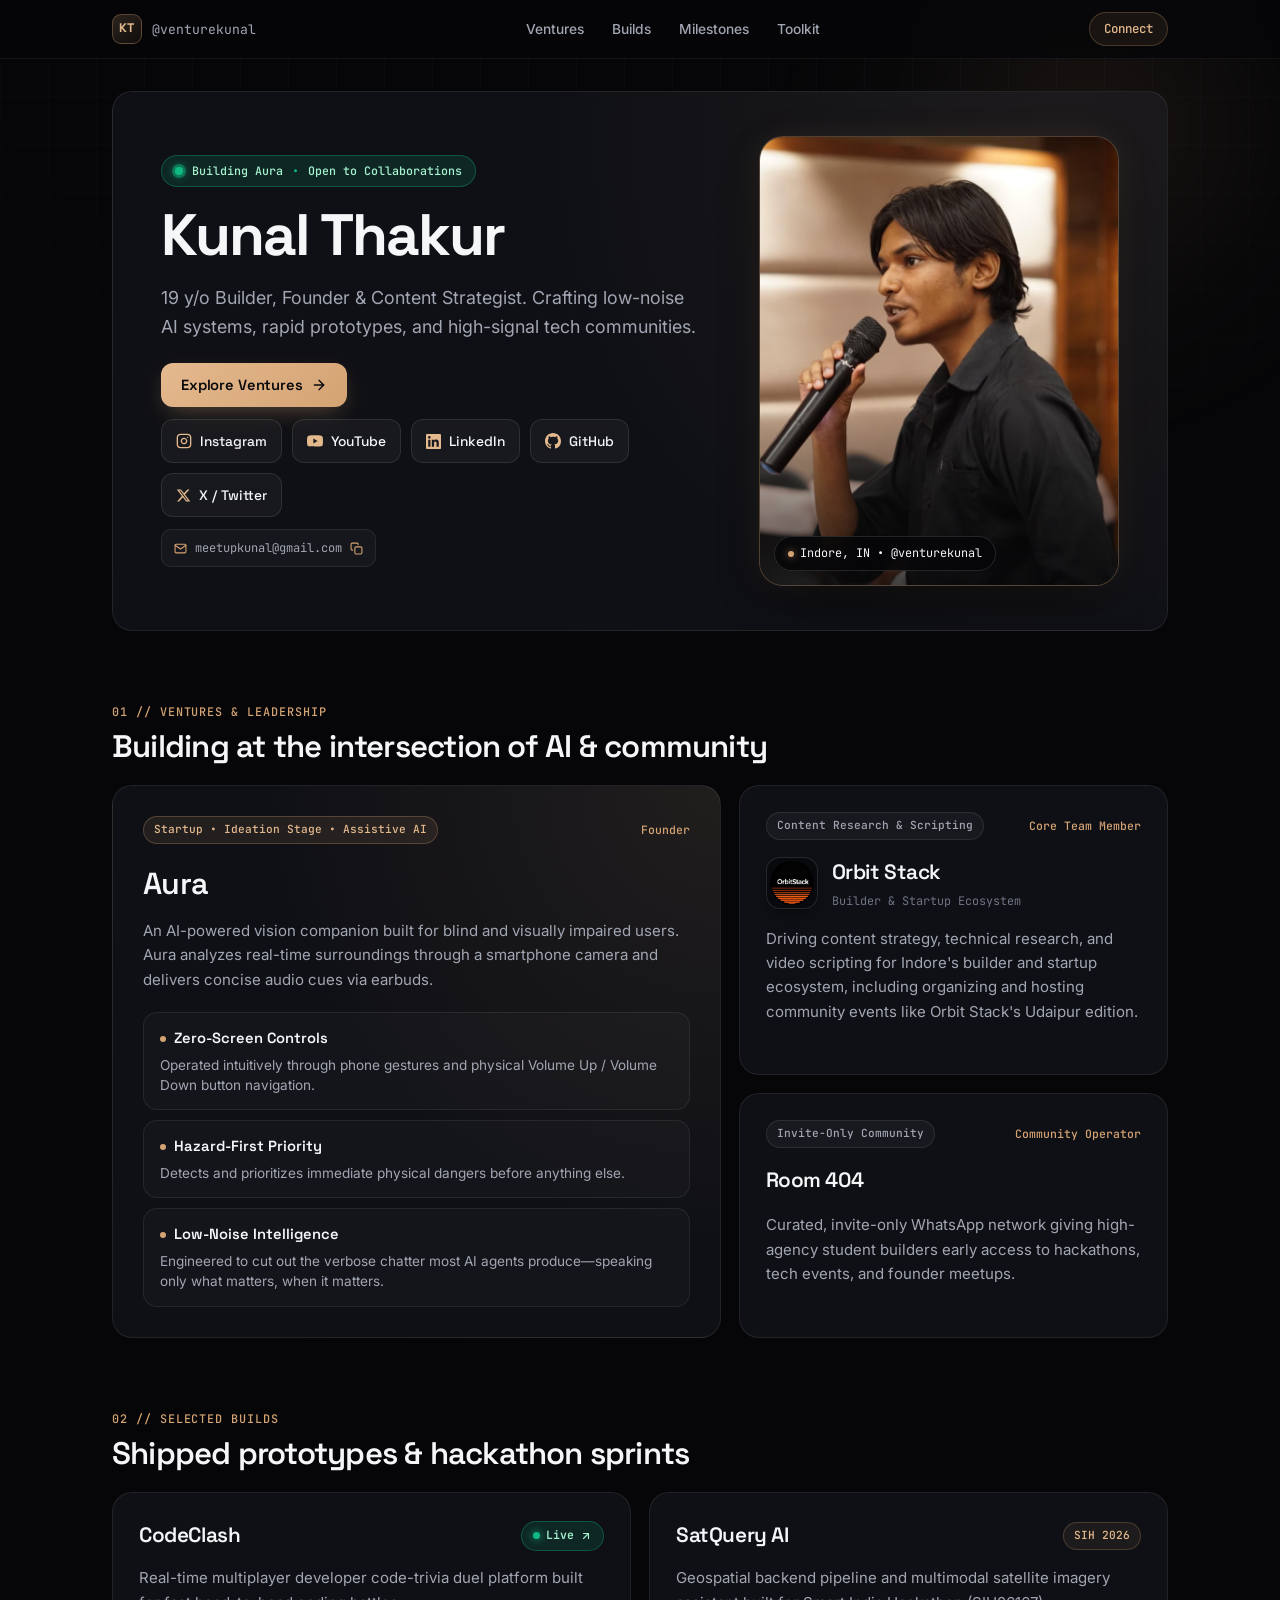
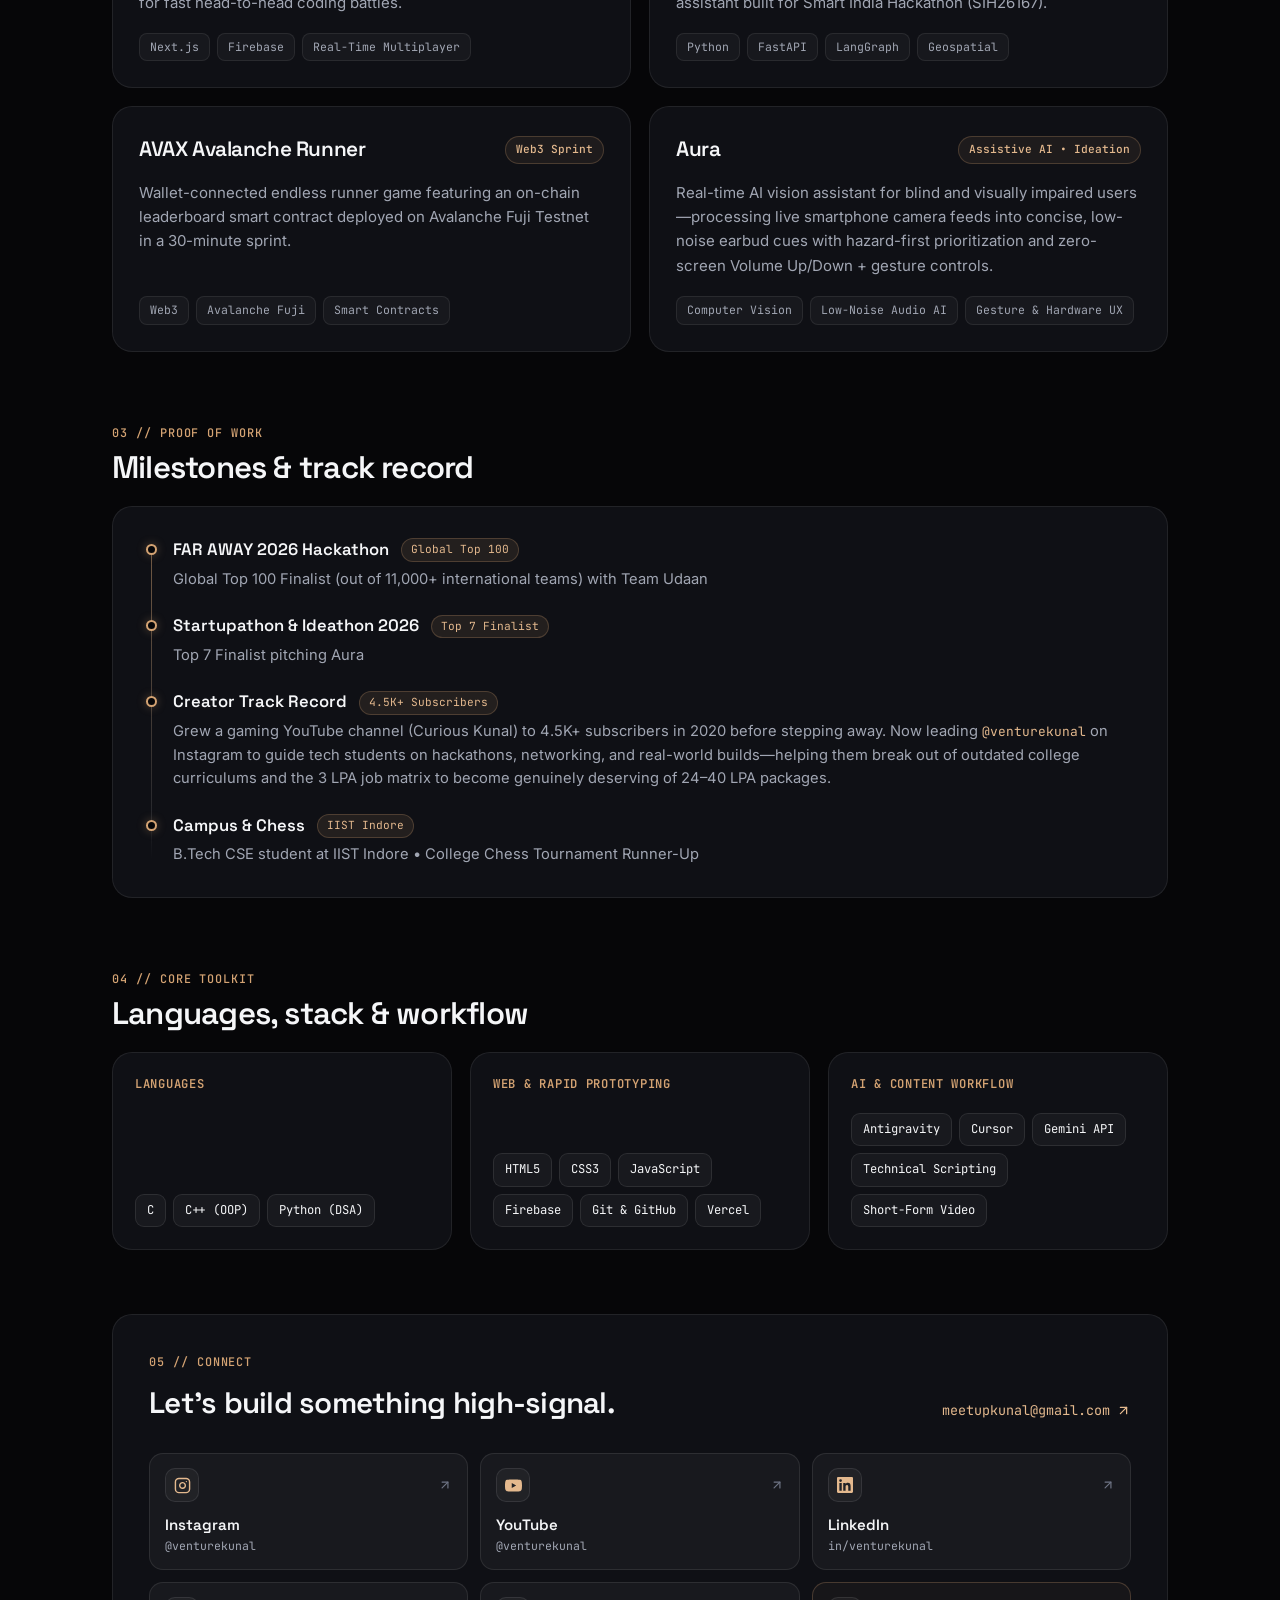
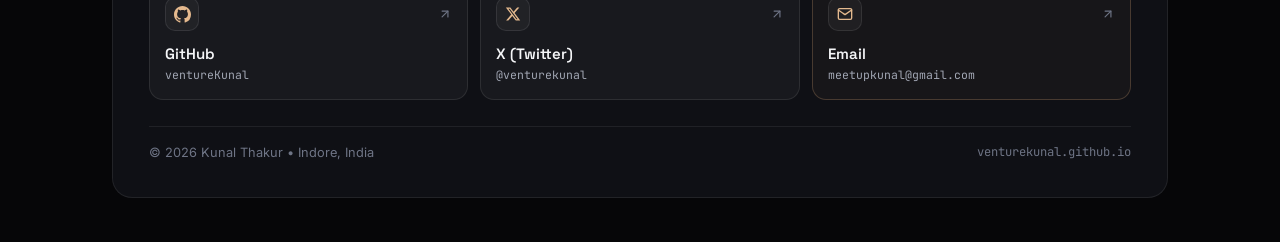
<file: index.html>
<!DOCTYPE html>
<html lang="en">
<head>
  <meta charset="UTF-8" />
  <meta name="viewport" content="width=device-width, initial-scale=1.0" />
  <title>Kunal Thakur (@venturekunal) — Builder, Founder &amp; Content Strategist</title>
  <meta name="description" content="Kunal Thakur (@venturekunal) — 19 y/o Builder, Founder of Aura, Orbit Stack Core Team, and Room 404 Community Operator. Crafting low-noise AI systems, rapid prototypes, and high-signal tech communities." />
  <meta name="theme-color" content="#060608" />

  <!-- Open Graph / Social -->
  <meta property="og:type" content="website" />
  <meta property="og:title" content="Kunal Thakur (@venturekunal)" />
  <meta property="og:description" content="19 y/o Builder, Founder &amp; Content Strategist. Crafting low-noise AI systems, rapid prototypes, and high-signal tech communities." />

  <!-- Google Fonts -->
  <link rel="preconnect" href="https://fonts.googleapis.com" />
  <link rel="preconnect" href="https://fonts.gstatic.com" crossorigin />
  <link href="https://fonts.googleapis.com/css2?family=Inter:wght@400;500;600&family=JetBrains+Mono:wght@400;500;600&family=Space+Grotesk:wght@500;600;700&display=swap" rel="stylesheet" />

  <link rel="stylesheet" href="styles.css" />
  <script>
    document.documentElement.classList.add('js-enabled');
  </script>
</head>
<body>
  <!-- Ambient Background Layer -->
  <div class="bg-atmosphere" aria-hidden="true">
    <div class="bg-grid"></div>
    <div class="bg-glow-copper"></div>
  </div>

  <!-- Minimal Top Navigation -->
  <header class="site-header">
    <div class="container header-inner">
      <a href="#top" class="brand-mark" aria-label="Kunal Thakur Home">
        <span class="brand-monogram">KT</span>
        <span class="brand-handle">@venturekunal</span>
      </a>

      <nav class="site-nav" aria-label="Primary Navigation">
        <a href="#ventures" class="nav-link">Ventures</a>
        <a href="#builds" class="nav-link">Builds</a>
        <a href="#proof" class="nav-link">Milestones</a>
        <a href="#toolkit" class="nav-link">Toolkit</a>
      </nav>

      <a href="#connect" class="header-cta">Connect</a>
    </div>
  </header>

  <main id="top" class="container main-content">
    <!-- A. Hero Section (Split Bento / Mobile-First Card) -->
    <section class="hero-section" aria-labelledby="hero-heading">
      <div class="bento-card hero-card spotlight-card">
        <div class="hero-grid">
          <!-- Left Column: Positioning & Quick Actions -->
          <div class="hero-copy">
            <div class="status-pill" role="status">
              <span class="status-dot" aria-hidden="true">
                <span class="status-ping"></span>
              </span>
              <span class="status-text">Building Aura <span class="sep">&bull;</span> Open to Collaborations</span>
            </div>

            <h1 id="hero-heading" class="hero-title">Kunal Thakur</h1>

            <p class="hero-subtitle">
              19 y/o Builder, Founder &amp; Content Strategist. Crafting low-noise AI systems, rapid prototypes, and high-signal tech communities.
            </p>

            <!-- Quick Action Bar -->
            <div class="hero-actions">
              <div class="cta-row">
                <a href="#ventures" class="btn btn-primary">
                  <span>Explore Ventures</span>
                  <svg width="16" height="16" viewBox="0 0 24 24" fill="none" stroke="currentColor" stroke-width="2" stroke-linecap="round" stroke-linejoin="round" aria-hidden="true">
                    <line x1="5" y1="12" x2="19" y2="12"></line>
                    <polyline points="12 5 19 12 12 19"></polyline>
                  </svg>
                </a>
              </div>

              <!-- 5 Clickable Social Buttons -->
              <nav class="hero-social-grid" aria-label="Social Profiles">
                <a href="https://instagram.com/venturekunal" target="_blank" rel="noopener noreferrer" class="hero-social-btn">
                  <svg width="16" height="16" viewBox="0 0 24 24" fill="none" stroke="currentColor" stroke-width="2" stroke-linecap="round" stroke-linejoin="round" aria-hidden="true">
                    <rect x="2" y="2" width="20" height="20" rx="5" ry="5"></rect>
                    <path d="M16 11.37A4 4 0 1 1 12.63 8 4 4 0 0 1 16 11.37z"></path>
                    <line x1="17.5" y1="6.5" x2="17.51" y2="6.5"></line>
                  </svg>
                  <span>Instagram</span>
                </a>

                <a href="https://youtube.com/@venturekunal" target="_blank" rel="noopener noreferrer" class="hero-social-btn">
                  <svg width="16" height="16" viewBox="0 0 24 24" fill="currentColor" aria-hidden="true">
                    <path d="M23.498 6.186a3.016 3.016 0 0 0-2.122-2.136C19.505 3.545 12 3.545 12 3.545s-7.505 0-9.377.505A3.017 3.017 0 0 0 .502 6.186C0 8.07 0 12 0 12s0 3.93.502 5.814a3.016 3.016 0 0 0 2.122 2.136c1.871.505 9.376.505 9.376.505s7.505 0 9.377-.505a3.015 3.015 0 0 0 2.122-2.136C24 15.93 24 12 24 12s0-3.93-.502-5.814zM9.545 15.568V8.432L15.818 12l-6.273 3.568z"/>
                  </svg>
                  <span>YouTube</span>
                </a>

                <a href="https://www.linkedin.com/in/venturekunal" target="_blank" rel="noopener noreferrer" class="hero-social-btn">
                  <svg width="15" height="15" viewBox="0 0 24 24" fill="currentColor" aria-hidden="true">
                    <path d="M20.447 20.452h-3.554v-5.569c0-1.328-.027-3.037-1.852-3.037-1.853 0-2.136 1.445-2.136 2.939v5.667H9.351V9h3.414v1.561h.046c.477-.9 1.637-1.85 3.37-1.85 3.601 0 4.267 2.37 4.267 5.455v6.286zM5.337 7.433a2.062 2.062 0 0 1-2.063-2.065 2.064 2.064 0 1 1 2.063 2.065zm1.782 13.019H3.555V9h3.564v11.452zM22.225 0H1.771C.792 0 0 .774 0 1.729v20.542C0 23.227.792 24 1.771 24h20.451C23.2 24 24 23.227 24 22.271V1.729C24 .774 23.2 0 22.222 0h.003z"/>
                  </svg>
                  <span>LinkedIn</span>
                </a>

                <a href="https://github.com/ventureKunal" target="_blank" rel="noopener noreferrer" class="hero-social-btn">
                  <svg width="16" height="16" viewBox="0 0 24 24" fill="currentColor" aria-hidden="true">
                    <path d="M12 0C5.37 0 0 5.37 0 12c0 5.31 3.435 9.795 8.205 11.385.6.105.825-.255.825-.57 0-.285-.015-1.23-.015-2.235-3.015.555-3.795-.735-4.035-1.41-.135-.345-.72-1.41-1.23-1.695-.42-.225-1.02-.78-.015-.795.945-.015 1.62.87 1.845 1.23 1.08 1.815 2.805 1.305 3.495.99.105-.78.42-1.305.765-1.605-2.67-.3-5.46-1.335-5.46-5.925 0-1.305.465-2.385 1.23-3.225-.12-.3-.54-1.53.12-3.18 0 0 1.005-.315 3.3 1.23.96-.27 1.98-.405 3-.405s2.04.135 3 .405c2.295-1.56 3.3-1.23 3.3-1.23.66 1.65.24 2.88.12 3.18.765.84 1.23 1.905 1.23 3.225 0 4.605-2.805 5.625-5.475 5.925.435.375.81 1.095.81 2.22 0 1.605-.015 2.895-.015 3.3 0 .315.225.69.825.57A12.02 12.02 0 0024 12c0-6.63-5.37-12-12-12z"/>
                  </svg>
                  <span>GitHub</span>
                </a>

                <a href="https://x.com/venturekunal" target="_blank" rel="noopener noreferrer" class="hero-social-btn">
                  <svg width="15" height="15" viewBox="0 0 24 24" fill="currentColor" aria-hidden="true">
                    <path d="M18.244 2.25h3.308l-7.227 8.26 8.502 11.24H16.17l-5.214-6.817L4.99 21.75H1.68l7.73-8.835L1.254 2.25H8.08l4.713 6.231zm-1.161 17.52h1.833L7.084 4.126H5.117z"/>
                  </svg>
                  <span>X / Twitter</span>
                </a>
              </nav>

              <!-- One-Tap Copy Email Chip -->
              <div class="copy-row" role="group" aria-label="Copy contact email">
                <button type="button" class="copy-chip" data-copy="meetupkunal@gmail.com" aria-label="Copy email meetupkunal@gmail.com">
                  <svg class="copy-chip-mail" width="13" height="13" viewBox="0 0 24 24" fill="none" stroke="currentColor" stroke-width="2" stroke-linecap="round" stroke-linejoin="round" aria-hidden="true">
                    <path d="M4 4h16c1.1 0 2 .9 2 2v12c0 1.1-.9 2-2 2H4c-1.1 0-2-.9-2-2V6c0-1.1.9-2 2-2z"></path>
                    <polyline points="22,6 12,13 2,6"></polyline>
                  </svg>
                  <span class="copy-chip-label">meetupkunal@gmail.com</span>
                  <span class="copy-chip-icon" aria-hidden="true">
                    <svg class="icon-copy" width="13" height="13" viewBox="0 0 24 24" fill="none" stroke="currentColor" stroke-width="2" stroke-linecap="round" stroke-linejoin="round">
                      <rect x="9" y="9" width="13" height="13" rx="2" ry="2"></rect>
                      <path d="M5 15H4a2 2 0 0 1-2-2V4a2 2 0 0 1 2-2h9a2 2 0 0 1 2 2v1"></path>
                    </svg>
                    <svg class="icon-check" width="13" height="13" viewBox="0 0 24 24" fill="none" stroke="currentColor" stroke-width="2.5" stroke-linecap="round" stroke-linejoin="round">
                      <polyline points="20 6 9 17 4 12"></polyline>
                    </svg>
                  </span>
                </button>
              </div>
            </div>
          </div>

          <!-- Right Column: Framed Portrait -->
          <div class="hero-media">
            <div class="portrait-frame">
              <img
                src="assets/kunal-portrait.jpg"
                alt="Kunal Thakur speaking with a microphone"
                class="portrait-img"
                width="480"
                height="600"
                fetchpriority="high"
                onerror="this.classList.add('is-broken'); this.nextElementSibling.classList.add('is-visible');"
              />
              <div class="portrait-fallback" aria-hidden="true">
                <span class="fallback-monogram">KT</span>
                <span class="fallback-sub">Kunal Thakur</span>
              </div>

              <div class="portrait-pill">
                <span class="pill-pin" aria-hidden="true"></span>
                <span>Indore, IN &bull; @venturekunal</span>
              </div>
            </div>
          </div>
        </div>
      </div>
    </section>

    <!-- B. Ventures & Community Leadership -->
    <section id="ventures" class="section-block" aria-labelledby="ventures-heading">
      <div class="section-header reveal">
        <span class="section-index">01 // VENTURES &amp; LEADERSHIP</span>
        <h2 id="ventures-heading" class="section-title">Building at the intersection of AI &amp; community</h2>
      </div>

      <div class="bento-ventures">
        <!-- 1. Aura (Featured Pillar) -->
        <article class="bento-card venture-aura spotlight-card reveal">
          <div class="card-top-meta">
            <span class="tag-pill tag-copper">Startup &bull; Ideation Stage &bull; Assistive AI</span>
            <span class="role-badge">Founder</span>
          </div>

          <div class="aura-header">
            <h3 class="card-title card-title-lg">Aura</h3>
            <p class="card-desc">
              An AI-powered vision companion built for blind and visually impaired users. Aura analyzes real-time surroundings through a smartphone camera and delivers concise audio cues via earbuds.
            </p>
          </div>

          <div class="aura-pillars" aria-label="Aura key differentiators">
            <div class="pillar-item">
              <div class="pillar-header">
                <span class="pillar-dot" aria-hidden="true"></span>
                <h4 class="pillar-title">Zero-Screen Controls</h4>
              </div>
              <p class="pillar-desc">Operated intuitively through phone gestures and physical Volume Up / Volume Down button navigation.</p>
            </div>

            <div class="pillar-item">
              <div class="pillar-header">
                <span class="pillar-dot" aria-hidden="true"></span>
                <h4 class="pillar-title">Hazard-First Priority</h4>
              </div>
              <p class="pillar-desc">Detects and prioritizes immediate physical dangers before anything else.</p>
            </div>

            <div class="pillar-item">
              <div class="pillar-header">
                <span class="pillar-dot" aria-hidden="true"></span>
                <h4 class="pillar-title">Low-Noise Intelligence</h4>
              </div>
              <p class="pillar-desc">Engineered to cut out the verbose chatter most AI agents produce&mdash;speaking only what matters, when it matters.</p>
            </div>
          </div>
        </article>

        <!-- 2. Orbit Stack -->
        <article class="bento-card venture-orbit spotlight-card reveal">
          <div class="card-top-meta">
            <span class="tag-pill">Content Research &amp; Scripting</span>
            <span class="role-badge">Core Team Member</span>
          </div>

          <div class="orbit-brand-row">
            <div class="logo-badge">
              <img
                src="assets/orbitstack-logo.png"
                alt="Orbit Stack logo"
                class="orbit-logo-img"
                width="52"
                height="52"
                onerror="this.classList.add('is-broken'); this.nextElementSibling.classList.add('is-visible');"
              />
              <span class="logo-fallback" aria-hidden="true">OS</span>
            </div>
            <div>
              <h3 class="card-title">Orbit Stack</h3>
              <p class="card-submeta">Builder &amp; Startup Ecosystem</p>
            </div>
          </div>

          <p class="card-desc">
            Driving content strategy, technical research, and video scripting for Indore's builder and startup ecosystem, including organizing and hosting community events like Orbit Stack's Udaipur edition.
          </p>
        </article>

        <!-- 3. Room 404 -->
        <article class="bento-card venture-room404 spotlight-card reveal">
          <div class="card-top-meta">
            <span class="tag-pill">Invite-Only Community</span>
            <span class="role-badge">Community Operator</span>
          </div>

          <h3 class="card-title">Room 404</h3>
          <p class="card-desc">
            Curated, invite-only WhatsApp network giving high-agency student builders early access to hackathons, tech events, and founder meetups.
          </p>
        </article>
      </div>
    </section>

    <!-- C. Selected Builds & Hackathon Projects (2x2 Grid) -->
    <section id="builds" class="section-block" aria-labelledby="builds-heading">
      <div class="section-header reveal">
        <span class="section-index">02 // SELECTED BUILDS</span>
        <h2 id="builds-heading" class="section-title">Shipped prototypes &amp; hackathon sprints</h2>
      </div>

      <div class="builds-grid">
        <!-- 1. CodeClash -->
        <article class="bento-card project-card spotlight-card reveal">
          <div class="project-top">
            <h3 class="card-title">CodeClash</h3>
            <a
              href="https://codeclash-fawn.vercel.app"
              target="_blank"
              rel="noopener noreferrer"
              class="live-badge"
              aria-label="Open CodeClash live app"
            >
              <span class="live-dot" aria-hidden="true"></span>
              <span>Live</span>
              <svg width="12" height="12" viewBox="0 0 24 24" fill="none" stroke="currentColor" stroke-width="2.2" stroke-linecap="round" stroke-linejoin="round" aria-hidden="true">
                <line x1="7" y1="17" x2="17" y2="7"></line>
                <polyline points="7 7 17 7 17 17"></polyline>
              </svg>
            </a>
          </div>

          <p class="card-desc">
            Real-time multiplayer developer code-trivia duel platform built for fast head-to-head coding battles.
          </p>

          <div class="stack-row" aria-label="Tech stack">
            <span class="stack-chip">Next.js</span>
            <span class="stack-chip">Firebase</span>
            <span class="stack-chip">Real-Time Multiplayer</span>
          </div>
        </article>

        <!-- 2. SatQuery AI -->
        <article class="bento-card project-card spotlight-card reveal">
          <div class="project-top">
            <h3 class="card-title">SatQuery AI</h3>
            <span class="event-badge">SIH 2026</span>
          </div>

          <p class="card-desc">
            Geospatial backend pipeline and multimodal satellite imagery assistant built for Smart India Hackathon (SIH26167).
          </p>

          <div class="stack-row" aria-label="Tech stack">
            <span class="stack-chip">Python</span>
            <span class="stack-chip">FastAPI</span>
            <span class="stack-chip">LangGraph</span>
            <span class="stack-chip">Geospatial</span>
          </div>
        </article>

        <!-- 3. AVAX Avalanche Runner -->
        <article class="bento-card project-card spotlight-card reveal">
          <div class="project-top">
            <h3 class="card-title">AVAX Avalanche Runner</h3>
            <span class="event-badge">Web3 Sprint</span>
          </div>

          <p class="card-desc">
            Wallet-connected endless runner game featuring an on-chain leaderboard smart contract deployed on Avalanche Fuji Testnet in a 30-minute sprint.
          </p>

          <div class="stack-row" aria-label="Tech stack">
            <span class="stack-chip">Web3</span>
            <span class="stack-chip">Avalanche Fuji</span>
            <span class="stack-chip">Smart Contracts</span>
          </div>
        </article>

        <!-- 4. Aura -->
        <article class="bento-card project-card spotlight-card reveal">
          <div class="project-top">
            <h3 class="card-title">Aura</h3>
            <span class="event-badge">Assistive AI &bull; Ideation</span>
          </div>

          <p class="card-desc">
            Real-time AI vision assistant for blind and visually impaired users&mdash;processing live smartphone camera feeds into concise, low-noise earbud cues with hazard-first prioritization and zero-screen Volume Up/Down + gesture controls.
          </p>

          <div class="stack-row" aria-label="Tech stack">
            <span class="stack-chip">Computer Vision</span>
            <span class="stack-chip">Low-Noise Audio AI</span>
            <span class="stack-chip">Gesture &amp; Hardware UX</span>
          </div>
        </article>
      </div>
    </section>

    <!-- D. Proof of Work & Milestones -->
    <section id="proof" class="section-block" aria-labelledby="proof-heading">
      <div class="section-header reveal">
        <span class="section-index">03 // PROOF OF WORK</span>
        <h2 id="proof-heading" class="section-title">Milestones &amp; track record</h2>
      </div>

      <div class="bento-card timeline-card spotlight-card reveal">
        <ol class="milestone-list">
          <li class="milestone-item">
            <span class="milestone-marker" aria-hidden="true"></span>
            <div class="milestone-body">
              <div class="milestone-title-row">
                <h3 class="milestone-title">FAR AWAY 2026 Hackathon</h3>
                <span class="milestone-tag">Global Top 100</span>
              </div>
              <p class="milestone-desc">Global Top 100 Finalist (out of 11,000+ international teams) with Team Udaan</p>
            </div>
          </li>

          <li class="milestone-item">
            <span class="milestone-marker" aria-hidden="true"></span>
            <div class="milestone-body">
              <div class="milestone-title-row">
                <h3 class="milestone-title">Startupathon &amp; Ideathon 2026</h3>
                <span class="milestone-tag">Top 7 Finalist</span>
              </div>
              <p class="milestone-desc">Top 7 Finalist pitching Aura</p>
            </div>
          </li>

          <li class="milestone-item">
            <span class="milestone-marker" aria-hidden="true"></span>
            <div class="milestone-body">
              <div class="milestone-title-row">
                <h3 class="milestone-title">Creator Track Record</h3>
                <span class="milestone-tag">4.5K+ Subscribers</span>
              </div>
              <p class="milestone-desc">Grew a gaming YouTube channel (Curious Kunal) to 4.5K+ subscribers in 2020 before stepping away. Now leading <code>@venturekunal</code> on Instagram to guide tech students on hackathons, networking, and real-world builds&mdash;helping them break out of outdated college curriculums and the 3 LPA job matrix to become genuinely deserving of 24&ndash;40 LPA packages.</p>
            </div>
          </li>

          <li class="milestone-item">
            <span class="milestone-marker" aria-hidden="true"></span>
            <div class="milestone-body">
              <div class="milestone-title-row">
                <h3 class="milestone-title">Campus &amp; Chess</h3>
                <span class="milestone-tag">IIST Indore</span>
              </div>
              <p class="milestone-desc">B.Tech CSE student at IIST Indore &bull; College Chess Tournament Runner-Up</p>
            </div>
          </li>
        </ol>
      </div>
    </section>

    <!-- E. Core Toolkit & Languages -->
    <section id="toolkit" class="section-block" aria-labelledby="toolkit-heading">
      <div class="section-header reveal">
        <span class="section-index">04 // CORE TOOLKIT</span>
        <h2 id="toolkit-heading" class="section-title">Languages, stack &amp; workflow</h2>
      </div>

      <div class="toolkit-grid">
        <div class="bento-card toolkit-card spotlight-card reveal">
          <h3 class="toolkit-label">Languages</h3>
          <div class="stack-row">
            <span class="tool-chip">C</span>
            <span class="tool-chip">C++ (OOP)</span>
            <span class="tool-chip">Python (DSA)</span>
          </div>
        </div>

        <div class="bento-card toolkit-card spotlight-card reveal">
          <h3 class="toolkit-label">Web &amp; Rapid Prototyping</h3>
          <div class="stack-row">
            <span class="tool-chip">HTML5</span>
            <span class="tool-chip">CSS3</span>
            <span class="tool-chip">JavaScript</span>
            <span class="tool-chip">Firebase</span>
            <span class="tool-chip">Git &amp; GitHub</span>
            <span class="tool-chip">Vercel</span>
          </div>
        </div>

        <div class="bento-card toolkit-card spotlight-card reveal">
          <h3 class="toolkit-label">AI &amp; Content Workflow</h3>
          <div class="stack-row">
            <span class="tool-chip">Antigravity</span>
            <span class="tool-chip">Cursor</span>
            <span class="tool-chip">Gemini API</span>
            <span class="tool-chip">Technical Scripting</span>
            <span class="tool-chip">Short-Form Video</span>
          </div>
        </div>
      </div>
    </section>
  </main>

  <!-- F. Footer & Social Dock -->
  <footer id="connect" class="container site-footer">
    <div class="bento-card footer-card spotlight-card reveal">
      <div class="footer-top">
        <div>
          <span class="section-index">05 // CONNECT</span>
          <h2 class="footer-title">Let's build something high-signal.</h2>
        </div>
        <a href="mailto:meetupkunal@gmail.com" class="footer-email-link">
          <span>meetupkunal@gmail.com</span>
          <svg width="15" height="15" viewBox="0 0 24 24" fill="none" stroke="currentColor" stroke-width="2" stroke-linecap="round" stroke-linejoin="round" aria-hidden="true">
            <line x1="7" y1="17" x2="17" y2="7"></line>
            <polyline points="7 7 17 7 17 17"></polyline>
          </svg>
        </a>
      </div>

      <nav class="social-dock" aria-label="Social and Contact Links">
        <a href="https://instagram.com/venturekunal" target="_blank" rel="noopener noreferrer" class="connect-card">
          <div class="connect-card-top">
            <span class="connect-icon" aria-hidden="true">
              <svg width="17" height="17" viewBox="0 0 24 24" fill="none" stroke="currentColor" stroke-width="2" stroke-linecap="round" stroke-linejoin="round">
                <rect x="2" y="2" width="20" height="20" rx="5" ry="5"></rect>
                <path d="M16 11.37A4 4 0 1 1 12.63 8 4 4 0 0 1 16 11.37z"></path>
                <line x1="17.5" y1="6.5" x2="17.51" y2="6.5"></line>
              </svg>
            </span>
            <svg class="connect-arrow" width="14" height="14" viewBox="0 0 24 24" fill="none" stroke="currentColor" stroke-width="2" stroke-linecap="round" stroke-linejoin="round" aria-hidden="true">
              <line x1="7" y1="17" x2="17" y2="7"></line>
              <polyline points="7 7 17 7 17 17"></polyline>
            </svg>
          </div>
          <div class="connect-meta">
            <span class="connect-name">Instagram</span>
            <span class="connect-handle">@venturekunal</span>
          </div>
        </a>

        <a href="https://youtube.com/@venturekunal" target="_blank" rel="noopener noreferrer" class="connect-card">
          <div class="connect-card-top">
            <span class="connect-icon" aria-hidden="true">
              <svg width="17" height="17" viewBox="0 0 24 24" fill="currentColor">
                <path d="M23.498 6.186a3.016 3.016 0 0 0-2.122-2.136C19.505 3.545 12 3.545 12 3.545s-7.505 0-9.377.505A3.017 3.017 0 0 0 .502 6.186C0 8.07 0 12 0 12s0 3.93.502 5.814a3.016 3.016 0 0 0 2.122 2.136c1.871.505 9.376.505 9.376.505s7.505 0 9.377-.505a3.015 3.015 0 0 0 2.122-2.136C24 15.93 24 12 24 12s0-3.93-.502-5.814zM9.545 15.568V8.432L15.818 12l-6.273 3.568z"/>
              </svg>
            </span>
            <svg class="connect-arrow" width="14" height="14" viewBox="0 0 24 24" fill="none" stroke="currentColor" stroke-width="2" stroke-linecap="round" stroke-linejoin="round" aria-hidden="true">
              <line x1="7" y1="17" x2="17" y2="7"></line>
              <polyline points="7 7 17 7 17 17"></polyline>
            </svg>
          </div>
          <div class="connect-meta">
            <span class="connect-name">YouTube</span>
            <span class="connect-handle">@venturekunal</span>
          </div>
        </a>

        <a href="https://www.linkedin.com/in/venturekunal" target="_blank" rel="noopener noreferrer" class="connect-card">
          <div class="connect-card-top">
            <span class="connect-icon" aria-hidden="true">
              <svg width="16" height="16" viewBox="0 0 24 24" fill="currentColor">
                <path d="M20.447 20.452h-3.554v-5.569c0-1.328-.027-3.037-1.852-3.037-1.853 0-2.136 1.445-2.136 2.939v5.667H9.351V9h3.414v1.561h.046c.477-.9 1.637-1.85 3.37-1.85 3.601 0 4.267 2.37 4.267 5.455v6.286zM5.337 7.433a2.062 2.062 0 0 1-2.063-2.065 2.064 2.064 0 1 1 2.063 2.065zm1.782 13.019H3.555V9h3.564v11.452zM22.225 0H1.771C.792 0 0 .774 0 1.729v20.542C0 23.227.792 24 1.771 24h20.451C23.2 24 24 23.227 24 22.271V1.729C24 .774 23.2 0 22.222 0h.003z"/>
              </svg>
            </span>
            <svg class="connect-arrow" width="14" height="14" viewBox="0 0 24 24" fill="none" stroke="currentColor" stroke-width="2" stroke-linecap="round" stroke-linejoin="round" aria-hidden="true">
              <line x1="7" y1="17" x2="17" y2="7"></line>
              <polyline points="7 7 17 7 17 17"></polyline>
            </svg>
          </div>
          <div class="connect-meta">
            <span class="connect-name">LinkedIn</span>
            <span class="connect-handle">in/venturekunal</span>
          </div>
        </a>

        <a href="https://github.com/ventureKunal" target="_blank" rel="noopener noreferrer" class="connect-card">
          <div class="connect-card-top">
            <span class="connect-icon" aria-hidden="true">
              <svg width="17" height="17" viewBox="0 0 24 24" fill="currentColor">
                <path d="M12 0C5.37 0 0 5.37 0 12c0 5.31 3.435 9.795 8.205 11.385.6.105.825-.255.825-.57 0-.285-.015-1.23-.015-2.235-3.015.555-3.795-.735-4.035-1.41-.135-.345-.72-1.41-1.23-1.695-.42-.225-1.02-.78-.015-.795.945-.015 1.62.87 1.845 1.23 1.08 1.815 2.805 1.305 3.495.99.105-.78.42-1.305.765-1.605-2.67-.3-5.46-1.335-5.46-5.925 0-1.305.465-2.385 1.23-3.225-.12-.3-.54-1.53.12-3.18 0 0 1.005-.315 3.3 1.23.96-.27 1.98-.405 3-.405s2.04.135 3 .405c2.295-1.56 3.3-1.23 3.3-1.23.66 1.65.24 2.88.12 3.18.765.84 1.23 1.905 1.23 3.225 0 4.605-2.805 5.625-5.475 5.925.435.375.81 1.095.81 2.22 0 1.605-.015 2.895-.015 3.3 0 .315.225.69.825.57A12.02 12.02 0 0024 12c0-6.63-5.37-12-12-12z"/>
              </svg>
            </span>
            <svg class="connect-arrow" width="14" height="14" viewBox="0 0 24 24" fill="none" stroke="currentColor" stroke-width="2" stroke-linecap="round" stroke-linejoin="round" aria-hidden="true">
              <line x1="7" y1="17" x2="17" y2="7"></line>
              <polyline points="7 7 17 7 17 17"></polyline>
            </svg>
          </div>
          <div class="connect-meta">
            <span class="connect-name">GitHub</span>
            <span class="connect-handle">ventureKunal</span>
          </div>
        </a>

        <a href="https://x.com/venturekunal" target="_blank" rel="noopener noreferrer" class="connect-card">
          <div class="connect-card-top">
            <span class="connect-icon" aria-hidden="true">
              <svg width="16" height="16" viewBox="0 0 24 24" fill="currentColor">
                <path d="M18.244 2.25h3.308l-7.227 8.26 8.502 11.24H16.17l-5.214-6.817L4.99 21.75H1.68l7.73-8.835L1.254 2.25H8.08l4.713 6.231zm-1.161 17.52h1.833L7.084 4.126H5.117z"/>
              </svg>
            </span>
            <svg class="connect-arrow" width="14" height="14" viewBox="0 0 24 24" fill="none" stroke="currentColor" stroke-width="2" stroke-linecap="round" stroke-linejoin="round" aria-hidden="true">
              <line x1="7" y1="17" x2="17" y2="7"></line>
              <polyline points="7 7 17 7 17 17"></polyline>
            </svg>
          </div>
          <div class="connect-meta">
            <span class="connect-name">X (Twitter)</span>
            <span class="connect-handle">@venturekunal</span>
          </div>
        </a>

        <a href="mailto:meetupkunal@gmail.com" class="connect-card connect-card-email">
          <div class="connect-card-top">
            <span class="connect-icon" aria-hidden="true">
              <svg width="16" height="16" viewBox="0 0 24 24" fill="none" stroke="currentColor" stroke-width="2" stroke-linecap="round" stroke-linejoin="round">
                <path d="M4 4h16c1.1 0 2 .9 2 2v12c0 1.1-.9 2-2 2H4c-1.1 0-2-.9-2-2V6c0-1.1.9-2 2-2z"></path>
                <polyline points="22,6 12,13 2,6"></polyline>
              </svg>
            </span>
            <svg class="connect-arrow" width="14" height="14" viewBox="0 0 24 24" fill="none" stroke="currentColor" stroke-width="2" stroke-linecap="round" stroke-linejoin="round" aria-hidden="true">
              <line x1="7" y1="17" x2="17" y2="7"></line>
              <polyline points="7 7 17 7 17 17"></polyline>
            </svg>
          </div>
          <div class="connect-meta">
            <span class="connect-name">Email</span>
            <span class="connect-handle">meetupkunal@gmail.com</span>
          </div>
        </a>
      </nav>

      <div class="footer-bottom">
        <span>&copy; <span id="year">2026</span> Kunal Thakur &bull; Indore, India</span>
        <span class="footer-mono">venturekunal.github.io</span>
      </div>
    </div>
  </footer>

  <!-- Toast Notification -->
  <div id="toast" class="toast" role="status" aria-live="polite" aria-atomic="true">
    <span class="toast-dot" aria-hidden="true"></span>
    <span id="toast-message">Copied!</span>
  </div>

  <script src="script.js"></script>
</body>
</html>
</file>
<file: styles.css>
/* ==========================================================================
   Kunal Thakur (@venturekunal) — Design System & Bento Layout
   ========================================================================== */

:root {
  --bg-obsidian: #060608;
  --surface-card: #0f1015;
  --surface-elevated: #151720;
  --border-subtle: rgba(255, 255, 255, 0.08);
  --border-hover: rgba(212, 163, 115, 0.34);

  --text-primary: #f5f6f8;
  --text-secondary: #a1a6b3;
  --text-muted: #6e7485;

  --copper: #d4a373;
  --copper-bright: #e4b98e;
  --copper-soft: rgba(212, 163, 115, 0.14);
  --copper-border: rgba(212, 163, 115, 0.35);

  --emerald: #10b981;
  --emerald-soft: rgba(16, 185, 129, 0.14);
  --emerald-border: rgba(16, 185, 129, 0.32);

  --font-display: 'Space Grotesk', -apple-system, BlinkMacSystemFont, sans-serif;
  --font-body: 'Inter', -apple-system, BlinkMacSystemFont, sans-serif;
  --font-mono: 'JetBrains Mono', ui-monospace, SFMono-Regular, monospace;

  --radius-card: 20px;
  --radius-portrait: 24px;
  --radius-pill: 999px;

  --ease-out-expo: cubic-bezier(0.16, 1, 0.3, 1);
}

/* Reset & Base */
*,
*::before,
*::after {
  box-sizing: border-box;
  margin: 0;
  padding: 0;
}

html {
  scroll-behavior: smooth;
  scroll-padding-top: 84px;
  -webkit-text-size-adjust: 100%;
  background-color: var(--bg-obsidian);
  color: var(--text-primary);
}

body {
  font-family: var(--font-body);
  font-size: 15.5px;
  line-height: 1.6;
  color: var(--text-primary);
  background-color: var(--bg-obsidian);
  min-height: 100vh;
  overflow-x: hidden;
  -webkit-font-smoothing: antialiased;
  -moz-osx-font-smoothing: grayscale;
}

a {
  color: inherit;
  text-decoration: none;
}

button {
  font: inherit;
  color: inherit;
  background: none;
  border: none;
  cursor: pointer;
}

img {
  display: block;
  max-width: 100%;
}

code {
  font-family: var(--font-mono);
  font-size: 0.88em;
  color: var(--copper-bright);
}

/* Focus Visibility */
:focus-visible {
  outline: 2px solid var(--copper);
  outline-offset: 3px;
}

/* Ambient Background */
.bg-atmosphere {
  position: fixed;
  inset: 0;
  pointer-events: none;
  z-index: 0;
  overflow: hidden;
}

.bg-grid {
  position: absolute;
  inset: 0;
  background-image:
    linear-gradient(to right, rgba(255, 255, 255, 0.025) 1px, transparent 1px),
    linear-gradient(to bottom, rgba(255, 255, 255, 0.025) 1px, transparent 1px);
  background-size: 48px 48px;
  mask-image: radial-gradient(ellipse 85% 65% at 50% 0%, #000 35%, transparent 100%);
  -webkit-mask-image: radial-gradient(ellipse 85% 65% at 50% 0%, #000 35%, transparent 100%);
}

.bg-glow-copper {
  position: absolute;
  top: -180px;
  right: -120px;
  width: 620px;
  height: 620px;
  border-radius: 50%;
  background: radial-gradient(circle, rgba(212, 163, 115, 0.09) 0%, rgba(212, 163, 115, 0.02) 45%, transparent 72%);
  filter: blur(20px);
}

/* Layout Container */
.container {
  position: relative;
  z-index: 1;
  width: 100%;
  max-width: 1120px;
  margin: 0 auto;
  padding-left: 20px;
  padding-right: 20px;
}

@media (min-width: 768px) {
  .container {
    padding-left: 32px;
    padding-right: 32px;
  }
}

/* ==========================================================================
   Sticky Glass Header
   ========================================================================== */
.site-header {
  position: sticky;
  top: 0;
  z-index: 40;
  background: rgba(6, 6, 8, 0.78);
  backdrop-filter: blur(16px);
  -webkit-backdrop-filter: blur(16px);
  border-bottom: 1px solid rgba(255, 255, 255, 0.06);
}

.header-inner {
  display: flex;
  align-items: center;
  justify-content: space-between;
  height: 58px;
  gap: 16px;
}

.brand-mark {
  display: inline-flex;
  align-items: center;
  gap: 10px;
  min-height: 40px;
}

.brand-monogram {
  display: grid;
  place-items: center;
  width: 30px;
  height: 30px;
  border-radius: 9px;
  background: linear-gradient(145deg, rgba(212, 163, 115, 0.2), rgba(212, 163, 115, 0.05));
  border: 1px solid var(--copper-border);
  font-family: var(--font-display);
  font-weight: 700;
  font-size: 0.78rem;
  letter-spacing: 0.02em;
  color: var(--copper-bright);
}

.brand-handle {
  font-family: var(--font-mono);
  font-size: 0.82rem;
  color: var(--text-secondary);
  transition: color 0.2s ease;
}

.brand-mark:hover .brand-handle {
  color: var(--text-primary);
}

.site-nav {
  display: none;
  align-items: center;
  gap: 24px;
}

@media (min-width: 768px) {
  .site-nav {
    display: flex;
  }
}

.nav-link {
  font-size: 0.86rem;
  font-weight: 500;
  color: var(--text-secondary);
  transition: color 0.2s ease;
  padding: 6px 2px;
}

.nav-link:hover {
  color: var(--text-primary);
}

.header-cta {
  display: inline-flex;
  align-items: center;
  justify-content: center;
  height: 34px;
  padding: 0 14px;
  border-radius: var(--radius-pill);
  font-family: var(--font-mono);
  font-size: 0.78rem;
  font-weight: 500;
  color: var(--copper-bright);
  background: rgba(212, 163, 115, 0.09);
  border: 1px solid rgba(212, 163, 115, 0.26);
  transition: background-color 0.2s ease, border-color 0.2s ease, transform 0.2s ease;
}

.header-cta:hover {
  background: rgba(212, 163, 115, 0.16);
  border-color: var(--copper-border);
}

/* ==========================================================================
   Bento Card Base & Spotlight Hover Effect
   ========================================================================== */
.bento-card {
  position: relative;
  min-width: 0;
  background: var(--surface-card);
  border: 1px solid var(--border-subtle);
  border-radius: var(--radius-card);
  overflow: hidden;
  transition:
    border-color 0.3s var(--ease-out-expo),
    transform 0.3s var(--ease-out-expo),
    box-shadow 0.3s var(--ease-out-expo);
}

.spotlight-card::before {
  content: '';
  position: absolute;
  inset: 0;
  border-radius: inherit;
  pointer-events: none;
  opacity: 0;
  transition: opacity 0.35s ease;
  background: radial-gradient(
    520px circle at var(--mouse-x, 50%) var(--mouse-y, 50%),
    rgba(212, 163, 115, 0.11),
    rgba(255, 255, 255, 0.03) 35%,
    transparent 65%
  );
  z-index: 0;
}

.spotlight-card > * {
  position: relative;
  z-index: 1;
}

@media (hover: hover) and (pointer: fine) {
  .spotlight-card:hover {
    border-color: rgba(212, 163, 115, 0.26);
    box-shadow: 0 20px 50px -24px rgba(0, 0, 0, 0.85);
  }

  .spotlight-card:hover::before {
    opacity: 1;
  }
}

.bento-card:active {
  transform: scale(0.996);
}

/* ==========================================================================
   Main Spacing & Section Headers
   ========================================================================== */
.main-content {
  padding-top: 20px;
  padding-bottom: 48px;
  display: flex;
  flex-direction: column;
  gap: 56px;
}

@media (min-width: 768px) {
  .main-content {
    padding-top: 32px;
    padding-bottom: 64px;
    gap: 72px;
  }
}

.section-block {
  display: flex;
  flex-direction: column;
  gap: 20px;
}

.section-header {
  display: flex;
  flex-direction: column;
  gap: 6px;
}

.section-index {
  font-family: var(--font-mono);
  font-size: 0.74rem;
  font-weight: 500;
  letter-spacing: 0.08em;
  text-transform: uppercase;
  color: var(--copper);
}

.section-title {
  font-family: var(--font-display);
  font-size: clamp(1.45rem, 2.8vw, 1.95rem);
  font-weight: 600;
  letter-spacing: -0.025em;
  line-height: 1.2;
  color: var(--text-primary);
}

/* ==========================================================================
   A. Hero Section (Split Bento / Mobile-First)
   ========================================================================== */
.hero-card {
  padding: 22px 20px;
  background:
    radial-gradient(circle at 90% 10%, rgba(212, 163, 115, 0.07), transparent 48%),
    var(--surface-card);
}

@media (min-width: 768px) {
  .hero-card {
    padding: 36px 38px;
  }
}

@media (min-width: 960px) {
  .hero-card {
    padding: 44px 48px;
  }
}

.hero-grid {
  display: grid;
  grid-template-columns: minmax(0, 1fr);
  gap: 20px;
  align-items: center;
}

.hero-grid > * {
  min-width: 0;
}

@media (min-width: 900px) {
  .hero-grid {
    grid-template-columns: minmax(0, 1.25fr) minmax(0, 0.85fr);
    gap: 44px;
  }
}

/* Mobile-first: portrait compactly framed at top so headline & CTAs fit above the fold */
.hero-media {
  order: -1;
  display: flex;
  justify-content: flex-start;
}

@media (min-width: 900px) {
  .hero-media {
    order: 0;
    justify-content: flex-end;
  }
}

.portrait-frame {
  position: relative;
  width: min(62vw, 224px);
  aspect-ratio: 1 / 1;
  border-radius: var(--radius-portrait);
  overflow: hidden;
  background: linear-gradient(160deg, #14161e, #0a0b0e);
  border: 1px solid var(--copper-border);
  box-shadow:
    0 20px 50px -18px rgba(0, 0, 0, 0.85),
    0 0 38px -12px rgba(212, 163, 115, 0.25);
}

@media (min-width: 900px) {
  .portrait-frame {
    width: 100%;
    max-width: 360px;
    aspect-ratio: 4 / 5;
  }
}

.portrait-img {
  width: 100%;
  height: 100%;
  object-fit: cover;
  object-position: center top;
  transition: transform 0.6s var(--ease-out-expo);
}

@media (hover: hover) and (pointer: fine) {
  .portrait-frame:hover .portrait-img {
    transform: scale(1.025);
  }
}

.portrait-img.is-broken {
  display: none;
}

/* Subtle bottom vignette for floating pill contrast */
.portrait-frame::after {
  content: '';
  position: absolute;
  inset: auto 0 0 0;
  height: 40%;
  background: linear-gradient(to top, rgba(6, 6, 8, 0.72), transparent);
  pointer-events: none;
}

.portrait-fallback {
  display: none;
  position: absolute;
  inset: 0;
  flex-direction: column;
  align-items: center;
  justify-content: center;
  gap: 6px;
  background: radial-gradient(circle at 30% 20%, rgba(212, 163, 115, 0.16), transparent 65%), #11131a;
}

.portrait-fallback.is-visible {
  display: flex;
}

.fallback-monogram {
  font-family: var(--font-display);
  font-size: clamp(2.25rem, 6vw, 3.75rem);
  font-weight: 700;
  letter-spacing: -0.04em;
  color: var(--copper-bright);
}

.fallback-sub {
  font-family: var(--font-mono);
  font-size: 0.72rem;
  color: var(--text-secondary);
}

.portrait-pill {
  position: absolute;
  left: 8px;
  bottom: 8px;
  z-index: 2;
  display: inline-flex;
  align-items: center;
  gap: 6px;
  max-width: calc(100% - 16px);
  padding: 5px 9px;
  border-radius: var(--radius-pill);
  background: rgba(6, 6, 8, 0.78);
  backdrop-filter: blur(12px);
  -webkit-backdrop-filter: blur(12px);
  border: 1px solid rgba(255, 255, 255, 0.12);
  font-family: var(--font-mono);
  font-size: 0.62rem;
  color: var(--text-primary);
  white-space: nowrap;
  overflow: hidden;
  text-overflow: ellipsis;
}

@media (min-width: 900px) {
  .portrait-pill {
    left: 14px;
    bottom: 14px;
    padding: 7px 13px;
    font-size: 0.74rem;
  }
}

.pill-pin {
  width: 6px;
  height: 6px;
  flex-shrink: 0;
  border-radius: 50%;
  background: var(--copper);
  box-shadow: 0 0 8px rgba(212, 163, 115, 0.75);
}

/* Hero Copy */
.hero-copy {
  display: flex;
  flex-direction: column;
  align-items: flex-start;
  gap: 14px;
}

@media (min-width: 768px) {
  .hero-copy {
    gap: 18px;
  }
}

.status-pill {
  display: inline-flex;
  align-items: center;
  gap: 8px;
  max-width: 100%;
  padding: 5px 11px;
  border-radius: var(--radius-pill);
  background: var(--emerald-soft);
  border: 1px solid var(--emerald-border);
  font-family: var(--font-mono);
  font-size: 0.66rem;
  font-weight: 500;
  color: #a7f3d0;
}

@media (min-width: 480px) {
  .status-pill {
    gap: 9px;
    padding: 6px 13px;
    font-size: 0.73rem;
  }
}

.status-dot {
  position: relative;
  width: 8px;
  height: 8px;
  border-radius: 50%;
  background: var(--emerald);
  box-shadow: 0 0 10px var(--emerald);
  flex-shrink: 0;
}

.status-ping {
  position: absolute;
  inset: -3px;
  border-radius: 50%;
  background: var(--emerald);
  opacity: 0.45;
  animation: pulse-ring 2.2s cubic-bezier(0.24, 0, 0.38, 1) infinite;
}

@keyframes pulse-ring {
  0% {
    transform: scale(0.8);
    opacity: 0.6;
  }
  75%,
  100% {
    transform: scale(2.1);
    opacity: 0;
  }
}

.status-text .sep {
  color: var(--emerald);
  margin: 0 2px;
}

.hero-title {
  font-family: var(--font-display);
  font-size: clamp(2.15rem, 5.2vw, 3.65rem);
  font-weight: 700;
  line-height: 1.04;
  letter-spacing: -0.035em;
  color: var(--text-primary);
}

.hero-subtitle {
  font-size: clamp(0.95rem, 1.5vw, 1.12rem);
  line-height: 1.6;
  color: var(--text-secondary);
  max-width: 54ch;
}

/* Quick Action Bar */
.hero-actions {
  display: flex;
  flex-direction: column;
  gap: 12px;
  width: 100%;
  margin-top: 4px;
}

.cta-row {
  display: flex;
  flex-wrap: wrap;
  gap: 10px;
}

.btn {
  display: inline-flex;
  align-items: center;
  justify-content: center;
  gap: 8px;
  min-height: 44px;
  padding: 0 20px;
  border-radius: 12px;
  font-family: var(--font-display);
  font-size: 0.92rem;
  font-weight: 600;
  letter-spacing: -0.01em;
  transition:
    transform 0.2s var(--ease-out-expo),
    background-color 0.2s ease,
    border-color 0.2s ease,
    box-shadow 0.2s ease;
}

.btn:active {
  transform: scale(0.97);
}

.btn-primary {
  background: linear-gradient(135deg, var(--copper-bright), var(--copper));
  color: #09090b;
  box-shadow: 0 8px 24px -8px rgba(212, 163, 115, 0.45);
}

.btn-primary:hover {
  box-shadow: 0 12px 30px -8px rgba(212, 163, 115, 0.65);
  transform: translateY(-1px);
}

.btn-secondary {
  background: rgba(255, 255, 255, 0.04);
  border: 1px solid rgba(255, 255, 255, 0.12);
  color: var(--text-primary);
}

.btn-secondary:hover {
  background: rgba(255, 255, 255, 0.08);
  border-color: rgba(255, 255, 255, 0.22);
}

/* Hero Social Action Grid */
.hero-social-grid {
  display: grid;
  grid-template-columns: repeat(2, minmax(0, 1fr));
  gap: 8px;
  width: 100%;
}

@media (max-width: 639px) {
  .hero-social-btn:last-child:nth-child(odd) {
    grid-column: 1 / -1;
  }
}

@media (min-width: 640px) {
  .hero-social-grid {
    display: flex;
    flex-wrap: wrap;
    gap: 10px;
  }

  .hero-social-btn {
    padding: 10px 14px;
    font-size: 0.86rem;
  }
}

.hero-social-btn {
  display: inline-flex;
  align-items: center;
  justify-content: center;
  gap: 8px;
  min-height: 44px;
  padding: 10px 14px;
  border-radius: 12px;
  background: rgba(255, 255, 255, 0.04);
  border: 1px solid rgba(255, 255, 255, 0.1);
  backdrop-filter: blur(10px);
  -webkit-backdrop-filter: blur(10px);
  font-family: var(--font-display);
  font-size: 0.86rem;
  font-weight: 500;
  color: var(--text-primary);
  transition:
    transform 0.22s var(--ease-out-expo),
    border-color 0.22s ease,
    background-color 0.22s ease,
    box-shadow 0.22s ease;
  -webkit-tap-highlight-color: transparent;
}

.hero-social-btn svg {
  flex-shrink: 0;
  color: var(--copper-bright);
  transition: transform 0.22s var(--ease-out-expo), color 0.22s ease;
}

@media (hover: hover) and (pointer: fine) {
  .hero-social-btn:hover {
    transform: translateY(-2px);
    border-color: rgba(212, 163, 115, 0.48);
    background: rgba(212, 163, 115, 0.08);
    box-shadow: 0 10px 24px -10px rgba(212, 163, 115, 0.32);
  }

  .hero-social-btn:hover svg {
    transform: scale(1.06);
  }
}

.hero-social-btn:active {
  transform: scale(0.97);
}

.copy-chip-mail {
  color: var(--copper);
  flex-shrink: 0;
}

/* Copy Chips */
.copy-row {
  display: flex;
  flex-wrap: wrap;
  gap: 8px;
}

.copy-chip {
  display: inline-flex;
  align-items: center;
  gap: 8px;
  max-width: 100%;
  min-height: 38px;
  padding: 6px 12px;
  border-radius: 10px;
  background: rgba(255, 255, 255, 0.03);
  border: 1px solid var(--border-subtle);
  font-family: var(--font-mono);
  font-size: 0.75rem;
  color: var(--text-secondary);
  transition:
    border-color 0.2s ease,
    color 0.2s ease,
    background-color 0.2s ease,
    transform 0.15s ease;
  -webkit-tap-highlight-color: transparent;
}

.copy-chip-label {
  overflow-wrap: anywhere;
  text-align: left;
}

.copy-chip:hover {
  color: var(--text-primary);
  border-color: rgba(212, 163, 115, 0.35);
  background: rgba(212, 163, 115, 0.06);
}

.copy-chip:active {
  transform: scale(0.97);
}

.copy-chip.is-copied {
  color: #a7f3d0;
  border-color: var(--emerald-border);
  background: var(--emerald-soft);
}

.copy-chip-icon {
  display: inline-flex;
  align-items: center;
  color: var(--copper);
}

.copy-chip.is-copied .copy-chip-icon {
  color: var(--emerald);
}

.copy-chip .icon-check {
  display: none;
}

.copy-chip.is-copied .icon-copy {
  display: none;
}

.copy-chip.is-copied .icon-check {
  display: block;
}

/* ==========================================================================
   B. Ventures & Community Leadership (Asymmetric Bento Grid)
   ========================================================================== */
.bento-ventures {
  display: grid;
  grid-template-columns: minmax(0, 1fr);
  gap: 16px;
}

.bento-ventures > * {
  min-width: 0;
}

@media (min-width: 900px) {
  .bento-ventures {
    grid-template-columns: repeat(12, minmax(0, 1fr));
    gap: 18px;
  }

  .venture-aura {
    grid-column: span 7;
    grid-row: span 2;
  }

  .venture-orbit {
    grid-column: span 5;
  }

  .venture-room404 {
    grid-column: span 5;
  }
}

.venture-aura,
.venture-orbit,
.venture-room404 {
  padding: 24px;
  display: flex;
  flex-direction: column;
  gap: 16px;
}

@media (min-width: 768px) {
  .venture-aura {
    padding: 30px;
    justify-content: space-between;
  }

  .venture-orbit,
  .venture-room404 {
    padding: 26px;
  }
}

.venture-aura {
  background:
    radial-gradient(circle at 100% 0%, rgba(212, 163, 115, 0.09), transparent 55%),
    var(--surface-card);
}

.card-top-meta {
  display: flex;
  flex-wrap: wrap;
  align-items: center;
  justify-content: space-between;
  gap: 8px;
}

.tag-pill {
  display: inline-flex;
  align-items: center;
  padding: 4px 10px;
  border-radius: var(--radius-pill);
  font-family: var(--font-mono);
  font-size: 0.7rem;
  font-weight: 500;
  color: var(--text-secondary);
  background: rgba(255, 255, 255, 0.04);
  border: 1px solid rgba(255, 255, 255, 0.09);
}

.tag-copper {
  color: var(--copper-bright);
  background: rgba(212, 163, 115, 0.1);
  border-color: rgba(212, 163, 115, 0.28);
}

.role-badge {
  font-family: var(--font-mono);
  font-size: 0.72rem;
  font-weight: 500;
  color: var(--copper);
}

.card-title {
  font-family: var(--font-display);
  font-size: 1.3rem;
  font-weight: 600;
  letter-spacing: -0.02em;
  color: var(--text-primary);
}

.card-title-lg {
  font-size: clamp(1.55rem, 2.5vw, 1.9rem);
}

.card-submeta {
  font-family: var(--font-mono);
  font-size: 0.74rem;
  color: var(--text-muted);
  margin-top: 2px;
}

.card-desc {
  font-size: 0.94rem;
  line-height: 1.62;
  color: var(--text-secondary);
}

.aura-header {
  display: flex;
  flex-direction: column;
  gap: 10px;
}

/* Aura Differentiator Micro-Grid */
.aura-pillars {
  display: grid;
  grid-template-columns: 1fr;
  gap: 10px;
  margin-top: 4px;
}

.pillar-item {
  padding: 14px 16px;
  border-radius: 14px;
  background: rgba(255, 255, 255, 0.025);
  border: 1px solid rgba(255, 255, 255, 0.07);
  transition: border-color 0.25s ease, background-color 0.25s ease;
}

.pillar-item:hover {
  border-color: rgba(212, 163, 115, 0.28);
  background: rgba(212, 163, 115, 0.04);
}

.pillar-header {
  display: flex;
  align-items: center;
  gap: 8px;
  margin-bottom: 4px;
}

.pillar-dot {
  width: 6px;
  height: 6px;
  border-radius: 50%;
  background: var(--copper);
  flex-shrink: 0;
}

.pillar-title {
  font-family: var(--font-display);
  font-size: 0.92rem;
  font-weight: 600;
  color: var(--text-primary);
}

.pillar-desc {
  font-size: 0.85rem;
  line-height: 1.5;
  color: var(--text-secondary);
}

/* Orbit Stack Logo Badge */
.orbit-brand-row {
  display: flex;
  align-items: center;
  gap: 14px;
}

.logo-badge {
  position: relative;
  width: 52px;
  height: 52px;
  flex-shrink: 0;
  border-radius: 14px;
  padding: 3px;
  background: #08090c;
  border: 1px solid rgba(255, 255, 255, 0.12);
  box-shadow: 0 8px 20px -8px rgba(0, 0, 0, 0.8);
  display: grid;
  place-items: center;
  overflow: hidden;
}

.orbit-logo-img {
  width: 100%;
  height: 100%;
  object-fit: cover;
  border-radius: 10px;
}

.orbit-logo-img.is-broken {
  display: none;
}

.logo-fallback {
  display: none;
  font-family: var(--font-display);
  font-weight: 700;
  font-size: 1rem;
  color: var(--copper-bright);
  letter-spacing: -0.02em;
}

.logo-fallback.is-visible {
  display: grid;
  place-items: center;
  width: 100%;
  height: 100%;
  border-radius: 10px;
  background: linear-gradient(145deg, rgba(212, 163, 115, 0.2), rgba(212, 163, 115, 0.05));
}

/* ==========================================================================
   C. Selected Builds & Hackathon Projects (2x2 Grid)
   ========================================================================== */
.builds-grid {
  display: grid;
  grid-template-columns: minmax(0, 1fr);
  gap: 16px;
}

.builds-grid > * {
  min-width: 0;
}

@media (min-width: 720px) {
  .builds-grid {
    grid-template-columns: repeat(2, minmax(0, 1fr));
    gap: 18px;
  }
}

.project-card {
  padding: 24px;
  display: flex;
  flex-direction: column;
  gap: 14px;
}

@media (min-width: 768px) {
  .project-card {
    padding: 26px;
  }
}

.project-top {
  display: flex;
  flex-wrap: wrap;
  align-items: center;
  justify-content: space-between;
  gap: 8px 12px;
}

.live-badge {
  display: inline-flex;
  align-items: center;
  gap: 6px;
  min-height: 30px;
  padding: 4px 11px;
  border-radius: var(--radius-pill);
  background: var(--emerald-soft);
  border: 1px solid var(--emerald-border);
  font-family: var(--font-mono);
  font-size: 0.72rem;
  font-weight: 600;
  color: #a7f3d0;
  transition: background-color 0.2s ease, transform 0.2s ease;
}

.live-badge:hover {
  background: rgba(16, 185, 129, 0.24);
  transform: translateY(-1px);
}

.live-dot {
  width: 7px;
  height: 7px;
  border-radius: 50%;
  background: var(--emerald);
  box-shadow: 0 0 8px var(--emerald);
}

.event-badge {
  display: inline-flex;
  align-items: center;
  padding: 4px 10px;
  border-radius: var(--radius-pill);
  background: rgba(212, 163, 115, 0.08);
  border: 1px solid rgba(212, 163, 115, 0.24);
  font-family: var(--font-mono);
  font-size: 0.7rem;
  font-weight: 500;
  color: var(--copper-bright);
  white-space: nowrap;
}

.stack-row {
  display: flex;
  flex-wrap: wrap;
  gap: 7px;
  margin-top: auto;
  padding-top: 4px;
}

.stack-chip {
  padding: 4px 10px;
  border-radius: 8px;
  background: rgba(255, 255, 255, 0.035);
  border: 1px solid rgba(255, 255, 255, 0.08);
  font-family: var(--font-mono);
  font-size: 0.72rem;
  color: var(--text-secondary);
}

/* ==========================================================================
   D. Proof of Work & Milestones
   ========================================================================== */
.timeline-card {
  padding: 24px 22px;
}

@media (min-width: 768px) {
  .timeline-card {
    padding: 30px 32px;
  }
}

.milestone-list {
  list-style: none;
  position: relative;
  display: flex;
  flex-direction: column;
  gap: 22px;
}

.milestone-list::before {
  content: '';
  position: absolute;
  left: 6px;
  top: 8px;
  bottom: 8px;
  width: 1px;
  background: linear-gradient(
    to bottom,
    rgba(212, 163, 115, 0.5),
    rgba(255, 255, 255, 0.1) 85%,
    transparent
  );
}

.milestone-item {
  position: relative;
  padding-left: 28px;
}

.milestone-marker {
  position: absolute;
  left: 1px;
  top: 7px;
  width: 11px;
  height: 11px;
  border-radius: 50%;
  background: var(--bg-obsidian);
  border: 2px solid var(--copper);
  box-shadow: 0 0 10px rgba(212, 163, 115, 0.35);
}

.milestone-body {
  display: flex;
  flex-direction: column;
  gap: 4px;
}

.milestone-title-row {
  display: flex;
  flex-wrap: wrap;
  align-items: center;
  gap: 8px 12px;
}

.milestone-title {
  font-family: var(--font-display);
  font-size: 1.04rem;
  font-weight: 600;
  color: var(--text-primary);
}

.milestone-tag {
  font-family: var(--font-mono);
  font-size: 0.7rem;
  padding: 2px 9px;
  border-radius: var(--radius-pill);
  background: rgba(212, 163, 115, 0.1);
  border: 1px solid rgba(212, 163, 115, 0.24);
  color: var(--copper-bright);
}

.milestone-desc {
  font-size: 0.92rem;
  color: var(--text-secondary);
}

/* ==========================================================================
   E. Core Toolkit & Languages
   ========================================================================== */
.toolkit-grid {
  display: grid;
  grid-template-columns: minmax(0, 1fr);
  gap: 16px;
}

.toolkit-grid > * {
  min-width: 0;
}

@media (min-width: 820px) {
  .toolkit-grid {
    grid-template-columns: repeat(3, minmax(0, 1fr));
    gap: 18px;
  }
}

.toolkit-card {
  padding: 22px;
  display: flex;
  flex-direction: column;
  gap: 14px;
}

.toolkit-label {
  font-family: var(--font-mono);
  font-size: 0.76rem;
  font-weight: 600;
  text-transform: uppercase;
  letter-spacing: 0.06em;
  color: var(--copper);
}

.tool-chip {
  padding: 6px 11px;
  border-radius: 9px;
  background: rgba(255, 255, 255, 0.04);
  border: 1px solid rgba(255, 255, 255, 0.09);
  font-family: var(--font-mono);
  font-size: 0.76rem;
  color: var(--text-primary);
  transition: border-color 0.2s ease, background-color 0.2s ease;
}

.tool-chip:hover {
  border-color: rgba(212, 163, 115, 0.35);
  background: rgba(212, 163, 115, 0.08);
}

/* ==========================================================================
   F. Footer & Social Dock
   ========================================================================== */
.site-footer {
  padding-bottom: 44px;
}

.footer-card {
  padding: 26px 22px;
  display: flex;
  flex-direction: column;
  gap: 22px;
}

@media (min-width: 768px) {
  .footer-card {
    padding: 34px 36px;
    gap: 26px;
  }
}

.footer-top {
  display: flex;
  flex-direction: column;
  gap: 12px;
}

@media (min-width: 768px) {
  .footer-top {
    flex-direction: row;
    align-items: flex-end;
    justify-content: space-between;
  }
}

.footer-title {
  font-family: var(--font-display);
  font-size: clamp(1.35rem, 2.8vw, 1.85rem);
  font-weight: 600;
  letter-spacing: -0.025em;
  margin-top: 6px;
}

.footer-email-link {
  display: inline-flex;
  align-items: center;
  gap: 6px;
  max-width: 100%;
  overflow-wrap: anywhere;
  font-family: var(--font-mono);
  font-size: 0.84rem;
  color: var(--copper-bright);
  padding: 6px 0;
  transition: opacity 0.2s ease;
}

.footer-email-link:hover {
  opacity: 0.85;
  text-decoration: underline;
  text-underline-offset: 4px;
}

.social-dock {
  display: grid;
  grid-template-columns: repeat(2, minmax(0, 1fr));
  gap: 10px;
}

@media (min-width: 640px) {
  .social-dock {
    grid-template-columns: repeat(3, minmax(0, 1fr));
    gap: 12px;
  }
}

.connect-card {
  display: flex;
  flex-direction: column;
  justify-content: space-between;
  gap: 14px;
  min-width: 0;
  min-height: 98px;
  padding: 13px 12px;
  border-radius: 14px;
  background: rgba(255, 255, 255, 0.04);
  border: 1px solid rgba(255, 255, 255, 0.09);
  transition:
    transform 0.22s var(--ease-out-expo),
    border-color 0.22s ease,
    background-color 0.22s ease,
    box-shadow 0.22s ease;
  -webkit-tap-highlight-color: transparent;
}

@media (min-width: 640px) {
  .connect-card {
    padding: 14px 15px;
  }
}

.connect-card-email {
  border-color: rgba(212, 163, 115, 0.26);
  background: rgba(212, 163, 115, 0.045);
}

.connect-card-top {
  display: flex;
  align-items: center;
  justify-content: space-between;
  gap: 8px;
}

.connect-icon {
  display: grid;
  place-items: center;
  width: 34px;
  height: 34px;
  border-radius: 10px;
  background: rgba(255, 255, 255, 0.04);
  border: 1px solid rgba(255, 255, 255, 0.09);
  color: var(--copper-bright);
  flex-shrink: 0;
}

.connect-arrow {
  color: var(--text-muted);
  transition: transform 0.22s var(--ease-out-expo), color 0.22s ease;
}

.connect-meta {
  display: flex;
  flex-direction: column;
  gap: 2px;
  min-width: 0;
}

.connect-name {
  font-family: var(--font-display);
  font-size: 0.94rem;
  font-weight: 600;
  color: var(--text-primary);
  line-height: 1.25;
}

.connect-handle {
  font-family: var(--font-mono);
  font-size: 0.72rem;
  color: var(--text-secondary);
  overflow-wrap: anywhere;
}

.connect-card-email .connect-handle {
  font-size: 0.58rem;
  letter-spacing: -0.02em;
}

@media (min-width: 480px) {
  .connect-card-email .connect-handle {
    font-size: 0.72rem;
    letter-spacing: 0;
  }
}

@media (hover: hover) and (pointer: fine) {
  .connect-card:hover {
    transform: translateY(-2px);
    border-color: rgba(212, 163, 115, 0.45);
    background: rgba(212, 163, 115, 0.08);
    box-shadow: 0 12px 28px -12px rgba(212, 163, 115, 0.28);
  }

  .connect-card:hover .connect-arrow {
    color: var(--copper-bright);
    transform: translate(2px, -2px);
  }
}

.connect-card:active {
  transform: scale(0.98);
}

.footer-bottom {
  display: flex;
  flex-wrap: wrap;
  align-items: center;
  justify-content: space-between;
  gap: 10px;
  padding-top: 16px;
  border-top: 1px solid rgba(255, 255, 255, 0.07);
  font-size: 0.8rem;
  color: var(--text-muted);
}

.footer-mono {
  font-family: var(--font-mono);
  font-size: 0.76rem;
}

/* ==========================================================================
   Toast Notification
   ========================================================================== */
.toast {
  position: fixed;
  bottom: 20px;
  left: 50%;
  transform: translate(-50%, 16px);
  z-index: 60;
  display: inline-flex;
  align-items: center;
  gap: 9px;
  padding: 10px 16px;
  border-radius: var(--radius-pill);
  background: rgba(15, 16, 21, 0.94);
  backdrop-filter: blur(14px);
  -webkit-backdrop-filter: blur(14px);
  border: 1px solid var(--emerald-border);
  box-shadow: 0 14px 36px rgba(0, 0, 0, 0.65);
  font-family: var(--font-mono);
  font-size: 0.78rem;
  color: var(--text-primary);
  opacity: 0;
  pointer-events: none;
  transition: opacity 0.22s ease, transform 0.25s var(--ease-out-expo);
  max-width: calc(100vw - 32px);
  white-space: nowrap;
}

@media (min-width: 768px) {
  .toast {
    left: auto;
    right: 28px;
    bottom: 28px;
    transform: translateY(16px);
  }
}

.toast.is-visible {
  opacity: 1;
  transform: translate(-50%, 0);
}

@media (min-width: 768px) {
  .toast.is-visible {
    transform: translateY(0);
  }
}

.toast-dot {
  width: 7px;
  height: 7px;
  border-radius: 50%;
  background: var(--emerald);
  box-shadow: 0 0 8px var(--emerald);
  flex-shrink: 0;
}

/* ==========================================================================
   Scroll-Reveal Animations (Progressive Enhancement)
   ========================================================================== */
.js-enabled .reveal {
  opacity: 0;
  transform: translateY(16px);
  transition:
    opacity 0.6s var(--ease-out-expo),
    transform 0.6s var(--ease-out-expo);
}

.js-enabled .reveal.is-revealed {
  opacity: 1;
  transform: translateY(0);
}

@media (prefers-reduced-motion: reduce) {
  html {
    scroll-behavior: auto;
  }

  .status-ping {
    animation: none;
  }

  .js-enabled .reveal {
    opacity: 1;
    transform: none;
    transition: none;
  }

  .bento-card,
  .btn,
  .portrait-img,
  .toast {
    transition: none;
  }
}
</file>
